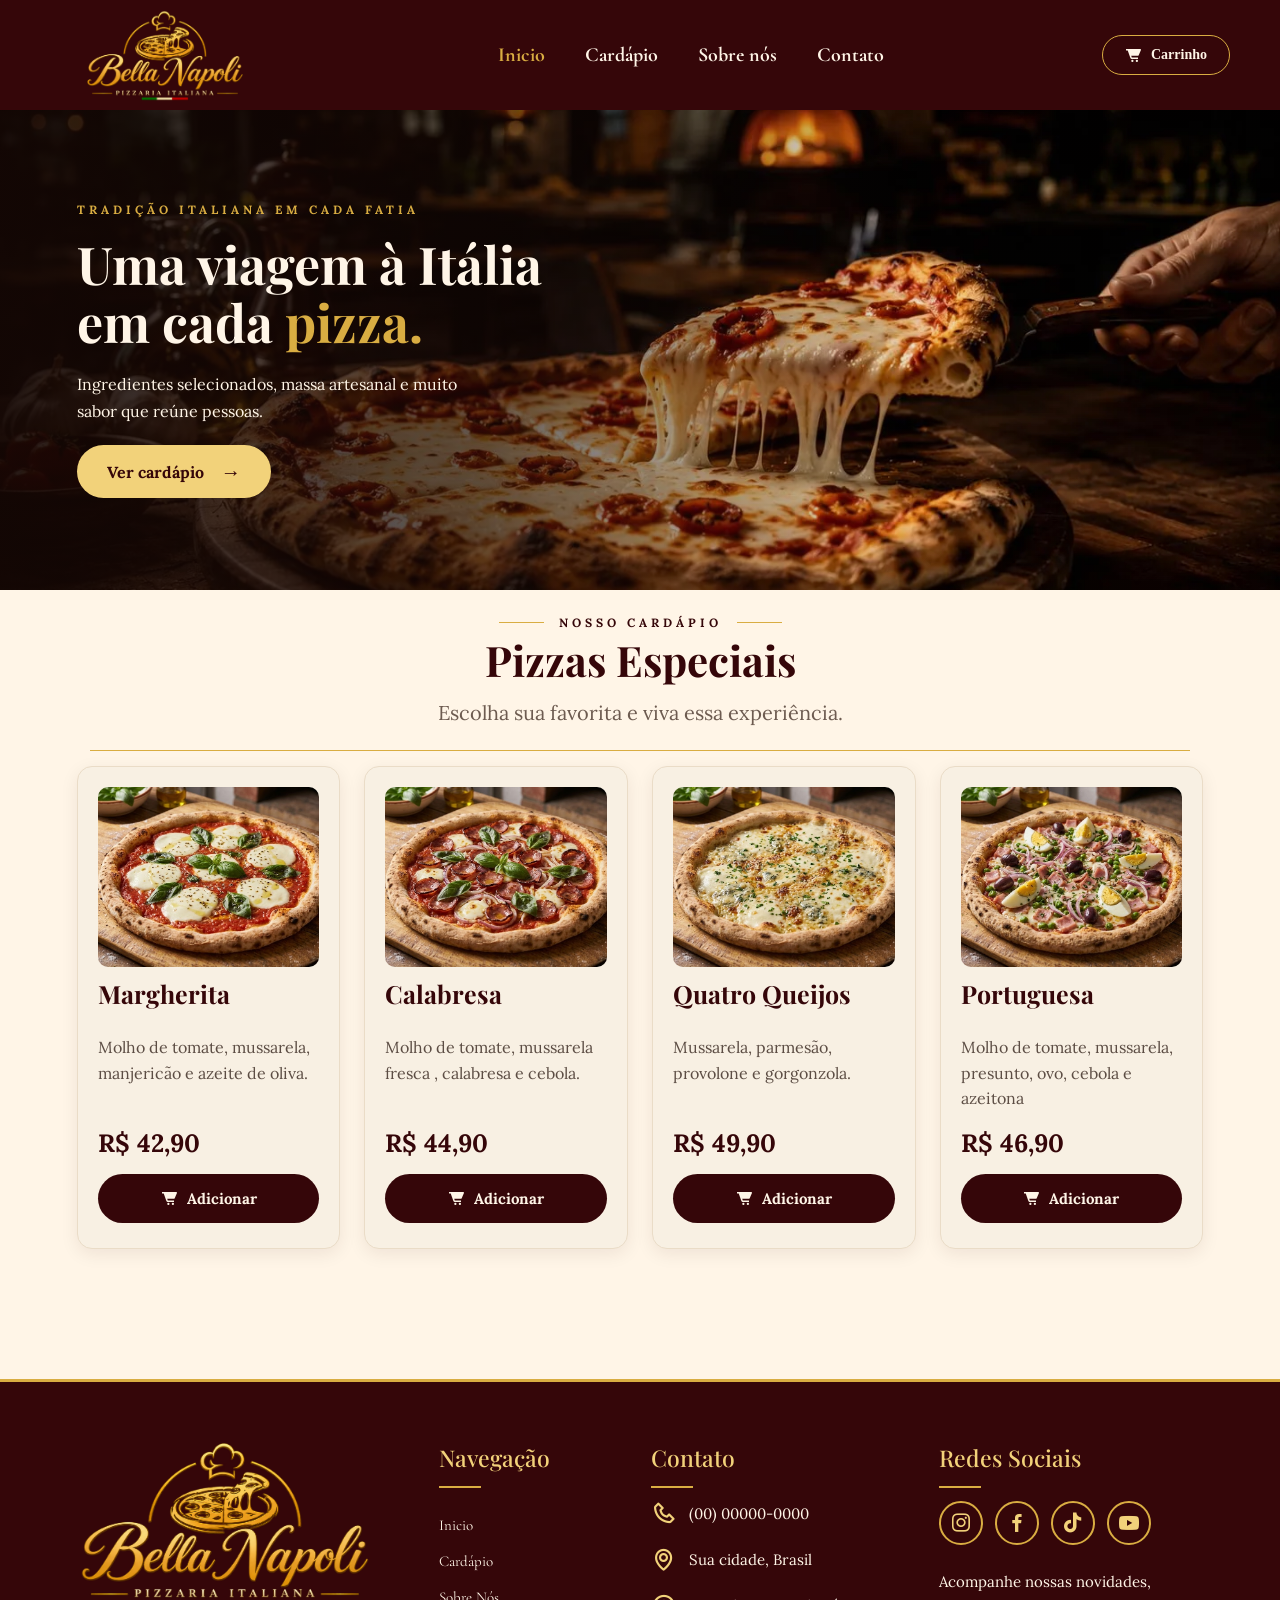
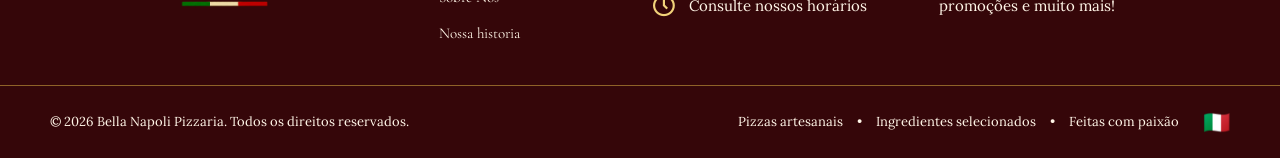
<file: index.html>
<!DOCTYPE html>
<html lang="pt-br">

<head>
    <meta charset="UTF-8">
    <meta name="viewport" content="width=device-width, initial-scale=1.0">
    <title>Bella Napoli | Pizzaria Italiana</title>
    <link rel="stylesheet" href="style.css">
    <link href="https://unpkg.com/boxicons@2.1.4/css/boxicons.min.css" rel="stylesheet">

    <link rel="preconnect" href="https://fonts.googleapis.com">
    <link rel="preconnect" href="https://fonts.gstatic.com" crossorigin>
    <link
        href="https://fonts.googleapis.com/css2?family=Playfair+Display:wght@400;500;600;700&family=Lora:wght@400;500;600;700&family=Cormorant+Garamond:wght@400;500;600;700&display=swap"
        rel="stylesheet">

</head>

<body>
    <header>
        <div class="logo">
            <a href="#">
                <img src="img/logo.png" alt="">
            </a>
        </div>


        <nav>
            <a href="index.html" class="ativo">Inicio</a>
            <a href="cardapio.html">Cardápio</a>
            <a href="sobrenos.html">Sobre nós</a>
            <a href="#contato">Contato</a>
        </nav>

        <button>
            <i class="bx bxs-cart-alt"></i>
            <a href="#">Carrinho</a>
        </button>

    </header>

    <main>

        <section class="hero">

            <div class="hero-conteudo ">

                <span class="hero-subtitulo">
                    TRADIÇÃO ITALIANA EM CADA FATIA
                </span>

                <h1>
                    Uma viagem à Itália <br>
                    em cada <span class="destaque">pizza.</span>

                </h1>

                <p>
                    Ingredientes selecionados, massa artesanal
                    e muito sabor que reúne pessoas.
                </p>

                <a href="cardapio.html" class="btn-cardapio">
                    Ver cardápio <span class="seta">→</span>
                </a>
            </div>

        </section>

        <section class="cardapio" id="cardapio">

            <div class="cardapio-conteudo">

                <span class="cardapio-subtitulo">
                    <span class="linha-dourada"></span>
                    NOSSO CARDÁPIO
                    <span class="linha-dourada"></span>
                </span>

                <h2>Pizzas <span>Especiais</span></h2>

                <p>Escolha sua favorita e viva essa experiência.</p>

            </div>

            <!-- CARDS DAS PIZZAS -->

            <div class="card-container">


                <div class="card">
                    <img src="img/Pizza de Margherita.jpg" alt="Pizza Margherita">
                    <h3>Margherita</h3>
                    <p>Molho de tomate, mussarela, manjericão e azeite de oliva.</p>
                    <span>R$ 42,90</span>
                    <button class="btn-adicionar"> <i class="bx bxs-cart-alt"></i>
                        Adicionar
                    </button>
                </div>
                <div class="card">
                    <img src="img/Pizza de Calabresa.jpg" alt="Pizza Calabresa">

                    <h3>Calabresa</h3>
                    <p>Molho de tomate, mussarela fresca , calabresa e cebola.</p>
                    <span>R$ 44,90</span>
                    <button class="btn-adicionar"> <i class="bx bxs-cart-alt"></i>
                        Adicionar
                    </button>
                </div>
                <div class="card">
                    <img src="img/Pizza 4 Queijos.jpg" alt="Pizza Quatro Queijos">

                    <h3>Quatro Queijos</h3>
                    <p>Mussarela, parmesão, provolone e gorgonzola.</p>
                    <span>R$ 49,90</span>
                    <button class="btn-adicionar"> <i class="bx bxs-cart-alt"></i>
                        Adicionar
                    </button>

                </div>
                <div class="card">
                    <img src="img/Pizza de portuguesa.jpg" alt="Pizza Portuguesa">

                    <h3>Portuguesa</h3>
                    <p>Molho de tomate, mussarela, presunto, ovo, cebola e azeitona</p>
                    <span>R$ 46,90</span>
                    <button class="btn-adicionar"> <i class="bx bxs-cart-alt"></i>
                        Adicionar
                    </button>
                </div>

            </div>

        </section>

    </main>

    <footer class="footer">

        <div class="conteudo-footer">

            <!-- LOGO -->
            <div class="logo-footer">
                <img src="img/logo.png" alt="Bella Napoli">
            </div>

            <!-- NAVEGAÇÃO -->
            <nav class="Navegacao-footer">
                <h2>Navegação</h2>
                <span>Inicio</span>
                <span>Cardápio</span>
                <span>Sobre Nós</span>
                <span>Nossa historia</span>
            </nav>

            <!-- CONTATO -->
            <div class="contato-footer" id="contato">
                <h2>Contato</h2>

                <a href="#">
                    <i class="bx bx-phone"></i>
                    <span>(00) 00000-0000</span>
                </a>

                <p>
                    <i class="bx bx-map"></i>
                    <span>Sua cidade, Brasil</span>
                </p>

                <p>
                    <i class="bx bx-time-five"></i>
                    <span>Consulte nossos horários</span>
                </p>
            </div>

            <!-- REDES SOCIAIS -->
            <div class="redes-footer">
                <h2>Redes Sociais</h2>

                <div class="icones-redes">
                    <a href="#" aria-label="Instagram">
                        <i class="bx bxl-instagram"></i>
                    </a>

                    <a href="#" aria-label="Facebook">
                        <i class="bx bxl-facebook"></i>
                    </a>

                    <a href="#" aria-label="TikTok">
                        <i class="bx bxl-tiktok"></i>
                    </a>

                    <a href="#" aria-label="YouTube">
                        <i class="bx bxl-youtube"></i>
                    </a>
                </div>

                <p>
                    Acompanhe nossas novidades,<br>
                    promoções e muito mais!
                </p>
            </div>

        </div>

        <!-- FAIXA INFERIOR -->
        <div class="rodape-final">
            <p>© 2026 Bella Napoli Pizzaria. Todos os direitos reservados.</p>

            <div class="rodape-detalhes">
                <span>Pizzas artesanais</span>
                <span>•</span>
                <span>Ingredientes selecionados</span>
                <span>•</span>
                <span>Feitas com paixão</span>
                <span class="bandeira-italia">🇮🇹</span>
            </div>
        </div>

    </footer>

</body>

</html>
</file>
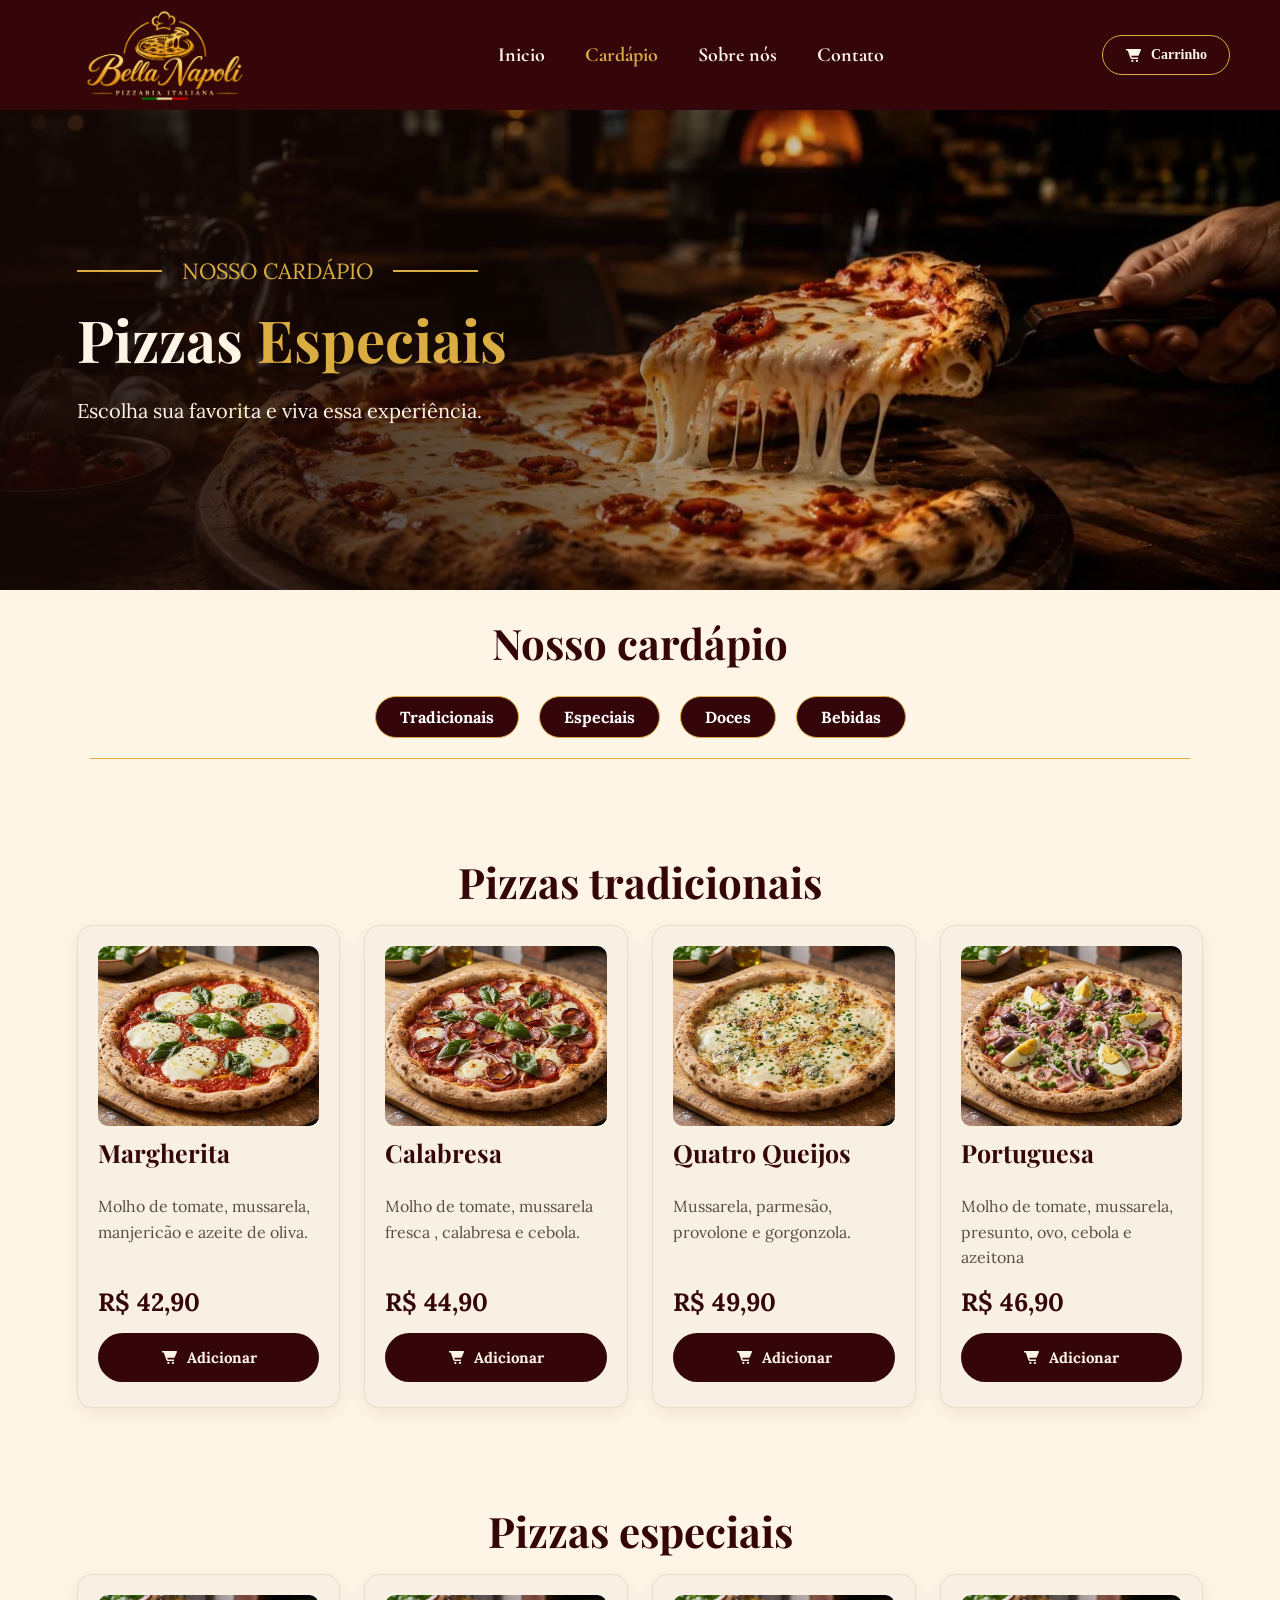
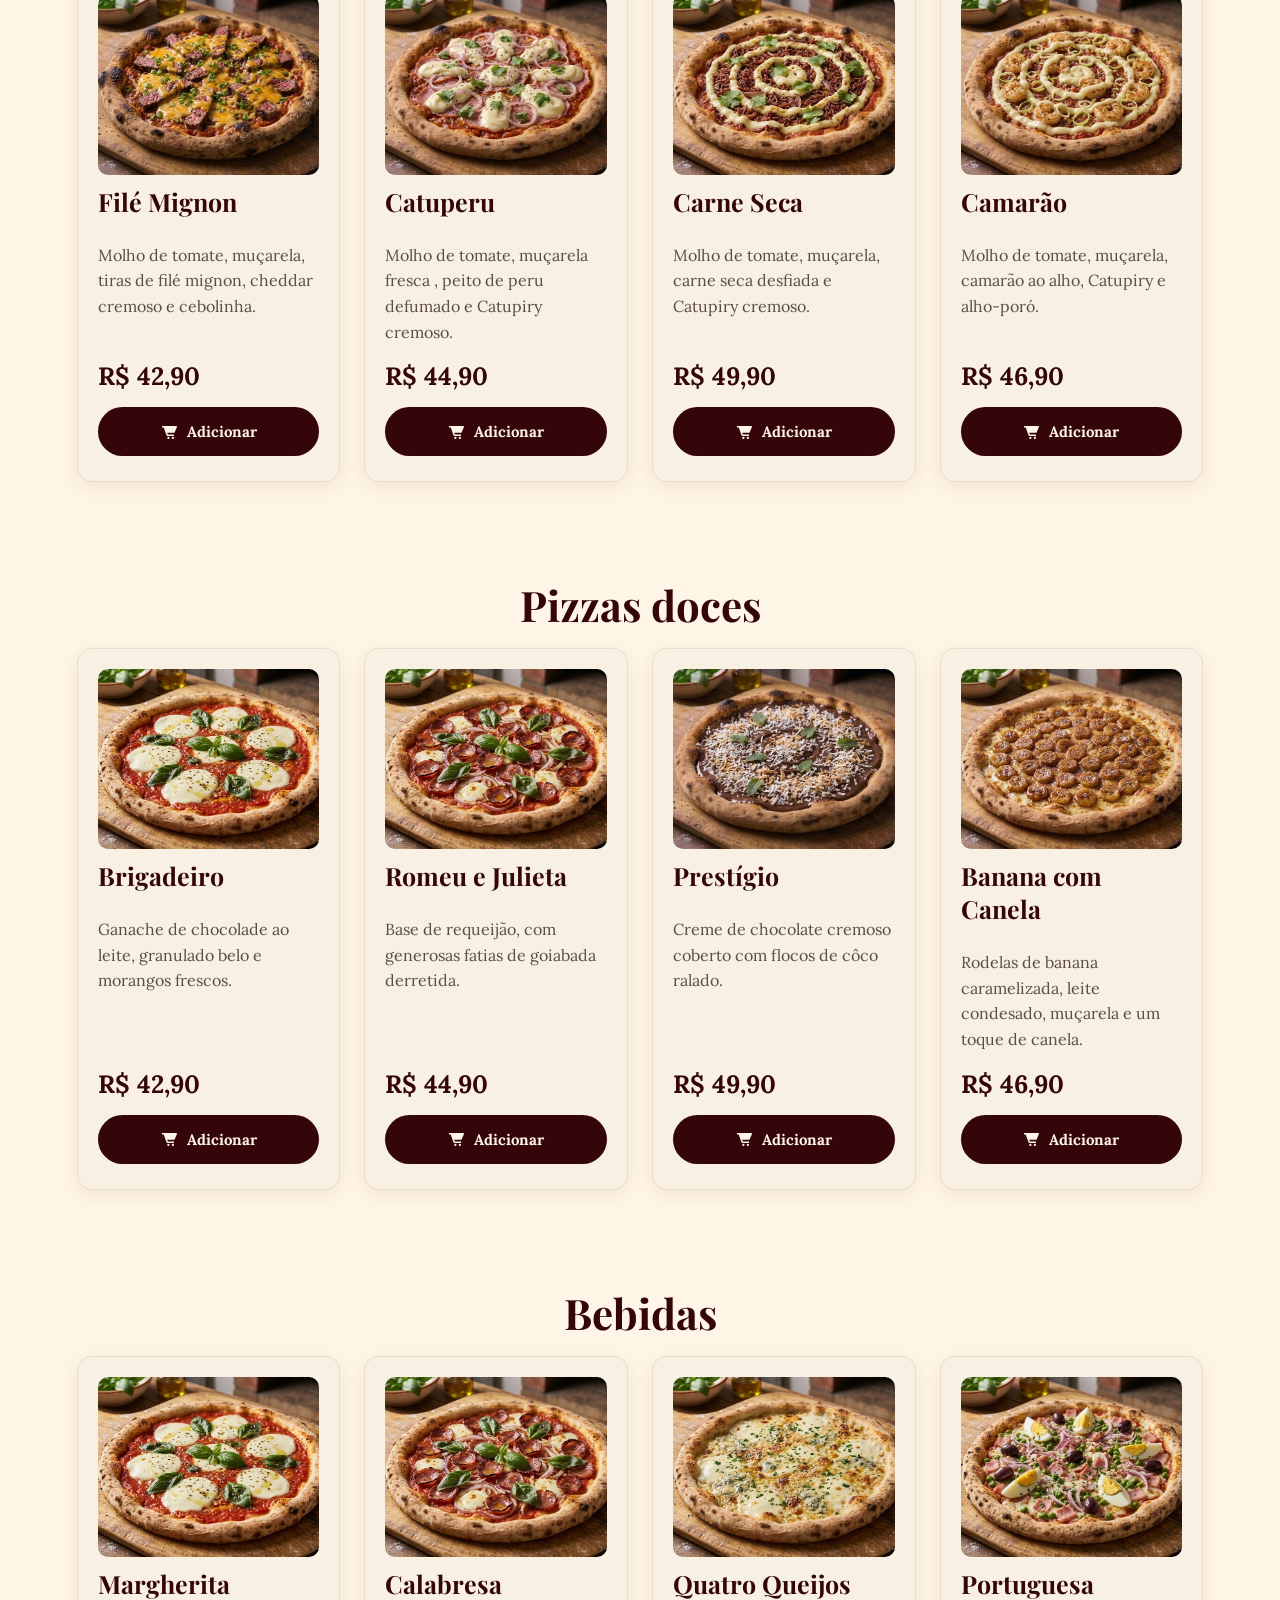
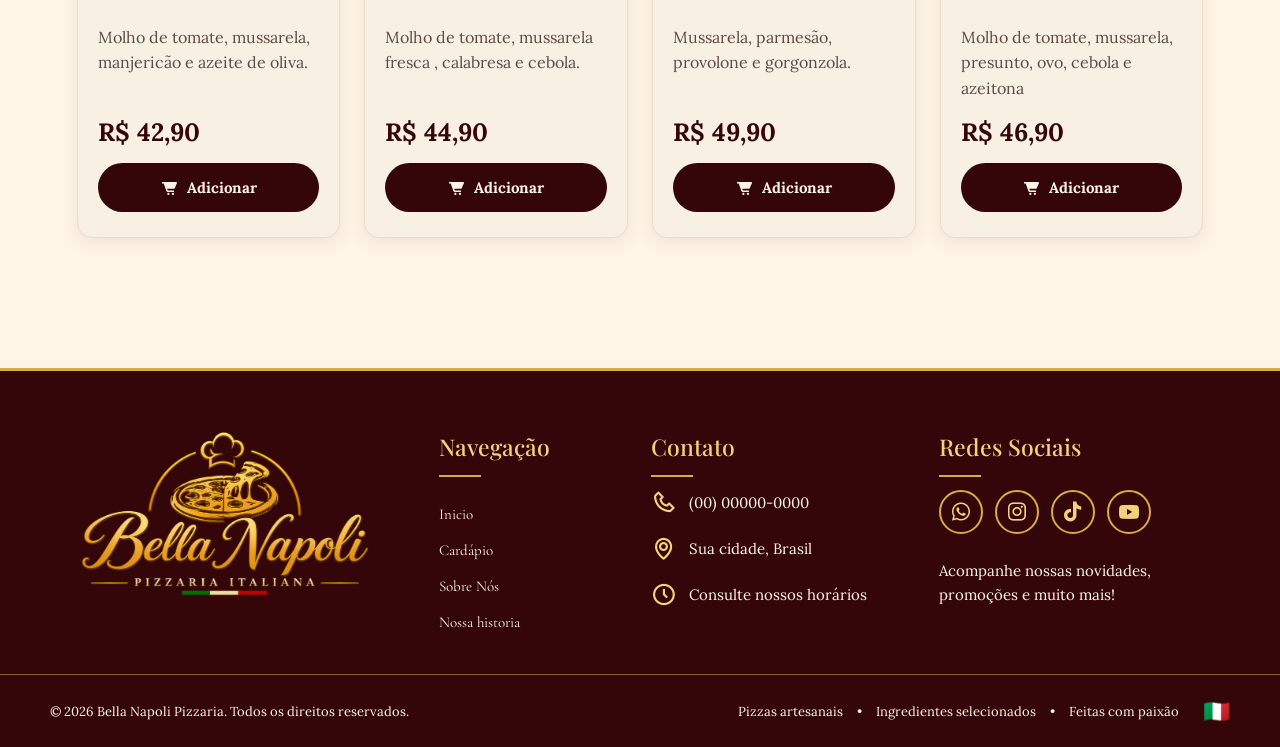
<file: cardapio.html>
<!DOCTYPE html>
<html lang="pt-br">

<head>
    <meta charset="UTF-8">
    <meta name="viewport" content="width=device-width, initial-scale=1.0">
    <title>Cardápio| Bella Napoli</title>
    <link rel="stylesheet" href="style.css">
    <link href="https://unpkg.com/boxicons@2.1.4/css/boxicons.min.css" rel="stylesheet">

    <link rel="preconnect" href="https://fonts.googleapis.com">
    <link rel="preconnect" href="https://fonts.gstatic.com" crossorigin>
    <link
        href="https://fonts.googleapis.com/css2?family=Playfair+Display:wght@400;500;600;700&family=Lora:wght@400;500;600;700&family=Cormorant+Garamond:wght@400;500;600;700&display=swap"
        rel="stylesheet">
</head>

<body>
    <header>
        <div class="logo">
            <a href="#">
                <img src="img/logo.png" alt="">
            </a>
        </div>


        <nav>
            <a href="index.html">Inicio</a>
            <a href="cardapio.html" class="ativo">Cardápio</a>
            <a href="sobrenos.html">Sobre nós</a>
            <a href="#contato">Contato</a>
        </nav>

        <button>
            <i class="bx bxs-cart-alt"></i>
            <a href="#">Carrinho</a>
        </button>

    </header>


    <main>

        <section class="banner-cardapio">
            <div class="conteudo-banner">
                <span>Nosso cardápio</span>

                <h1>Pizzas <strong>Especiais</strong></h1>

                <p>Escolha sua favorita e viva essa experiência.</p>
            </div>
        </section>

        <section class="cardapio" id="cardapio">

            <div class="cardapio-conteudo">
                <h2>Nosso cardápio</h2>
                <div class="categorias">
                    <a href="#Tradicionais">Tradicionais</a>
                    <a href="#Especiais">Especiais</a>
                    <a href="#Doces">Doces</a>
                    <a href="#Bebidas">Bebidas</a>
                </div>
            </div>

        </section>

        <section class="cardapio" id="Tradicionais">

            <h2>Pizzas tradicionais</h2>

            <!-- CARDS DAS PIZZAS -->

            <div class="card-container">


                <div class="card">
                    <img src="img/Pizza de Margherita.jpg" alt="Pizza Margherita">
                    <h3>Margherita</h3>
                    <p>Molho de tomate, mussarela, manjericão e azeite de oliva.</p>
                    <span>R$ 42,90</span>
                    <button class="btn-adicionar"> <i class="bx bxs-cart-alt"></i>
                        Adicionar
                    </button>
                </div>
                <div class="card">
                    <img src="img/Pizza de Calabresa.jpg" alt="Pizza Calabresa">

                    <h3>Calabresa</h3>
                    <p>Molho de tomate, mussarela fresca , calabresa e cebola.</p>
                    <span>R$ 44,90</span>
                    <button class="btn-adicionar"> <i class="bx bxs-cart-alt"></i>
                        Adicionar
                    </button>
                </div>
                <div class="card">
                    <img src="img/Pizza 4 Queijos.jpg" alt="Pizza Quatro Queijos">

                    <h3>Quatro Queijos</h3>
                    <p>Mussarela, parmesão, provolone e gorgonzola.</p>
                    <span>R$ 49,90</span>
                    <button class="btn-adicionar"> <i class="bx bxs-cart-alt"></i>
                        Adicionar
                    </button>

                </div>
                <div class="card">
                    <img src="img/Pizza de portuguesa.jpg" alt="Pizza Portuguesa">

                    <h3>Portuguesa</h3>
                    <p>Molho de tomate, mussarela, presunto, ovo, cebola e azeitona</p>
                    <span>R$ 46,90</span>
                    <button class="btn-adicionar"> <i class="bx bxs-cart-alt"></i>
                        Adicionar
                    </button>
                </div>

            </div>
        </section>


        <section class="cardapio" id="Especiais">

            <h2>Pizzas especiais</h2>

            <!-- CARDS DAS PIZZAS -->

            <div class="card-container">


                <div class="card">
                    <img src="img/Pizza de File mignon.jpg" alt="Pizza Filé Mignon">
                    <h3>Filé Mignon</h3>
                    <p>Molho de tomate, muçarela, tiras de filé mignon, cheddar cremoso e cebolinha.</p>
                    <span>R$ 42,90</span>
                    <button class="btn-adicionar"> <i class="bx bxs-cart-alt"></i>
                        Adicionar
                    </button>
                </div>
                <div class="card">
                    <img src="img/Pizza de Catuperu.jpg" alt="Pizza Catuperu">

                    <h3>Catuperu</h3>
                    <p>Molho de tomate, muçarela fresca , peito de peru defumado e Catupiry cremoso.</p>
                    <span>R$ 44,90</span>
                    <button class="btn-adicionar"> <i class="bx bxs-cart-alt"></i>
                        Adicionar
                    </button>
                </div>
                <div class="card">
                    <img src="img/Pizza de Carne seca.jpg" alt="Pizza Carne Seca">

                    <h3>Carne Seca</h3>
                    <p>Molho de tomate, muçarela, carne seca desfiada e Catupiry cremoso.</p>
                    <span>R$ 49,90</span>
                    <button class="btn-adicionar"> <i class="bx bxs-cart-alt"></i>
                        Adicionar
                    </button>

                </div>
                <div class="card">
                    <img src="img/Pizza Camarão.jpg" alt="Pizza Camarão">

                    <h3>Camarão</h3>
                    <p>Molho de tomate, muçarela, camarão ao alho, Catupiry e alho-poró.</p>
                    <span>R$ 46,90</span>
                    <button class="btn-adicionar"> <i class="bx bxs-cart-alt"></i>
                        Adicionar
                    </button>
                </div>

            </div>
        </section>

        <section class="cardapio" id="Doces">

            <h2>Pizzas doces</h2>

            <!-- CARDS DAS PIZZAS -->

            <div class="card-container">


                <div class="card">
                    <img src="img/Pizza de Margherita.jpg" alt="Pizza Margherita">
                    <h3>Brigadeiro</h3>
                    <p>Ganache de chocolade ao leite, granulado belo e morangos frescos.</p>
                    <span>R$ 42,90</span>
                    <button class="btn-adicionar"> <i class="bx bxs-cart-alt"></i>
                        Adicionar
                    </button>
                </div>
                <div class="card">
                    <img src="img/Pizza de Calabresa.jpg" alt="Pizza Calabresa">

                    <h3>Romeu e Julieta</h3>
                    <p>Base de requeijão, com generosas fatias de goiabada derretida.</p>
                    <span>R$ 44,90</span>
                    <button class="btn-adicionar"> <i class="bx bxs-cart-alt"></i>
                        Adicionar
                    </button>
                </div>
                <div class="card">
                    <img src="img/Pizza de Prestigio.jpg" alt="Pizza Prestígio">

                    <h3>Prestígio</h3>
                    <p>Creme de chocolate cremoso coberto com flocos de côco ralado.</p>
                    <span>R$ 49,90</span>
                    <button class="btn-adicionar"> <i class="bx bxs-cart-alt"></i>
                        Adicionar
                    </button>

                </div>
                <div class="card">
                    <img src="img/Pizza de Banana e Canela.jfif" alt="Pizza Banana e Canela">

                    <h3>Banana com Canela</h3>
                    <p>Rodelas de banana caramelizada, leite condesado, muçarela e um toque de canela.</p>
                    <span>R$ 46,90</span>
                    <button class="btn-adicionar"> <i class="bx bxs-cart-alt"></i>
                        Adicionar
                    </button>
                </div>

            </div>
        </section>

        <section class="cardapio" id="Bebidas">

            <h2>Bebidas</h2>

            <!-- CARDS DAS PIZZAS -->

            <div class="card-container">


                <div class="card">
                    <img src="img/Pizza de Margherita.jpg" alt="Pizza Margherita">
                    <h3>Margherita</h3>
                    <p>Molho de tomate, mussarela, manjericão e azeite de oliva.</p>
                    <span>R$ 42,90</span>
                    <button class="btn-adicionar"> <i class="bx bxs-cart-alt"></i>
                        Adicionar
                    </button>
                </div>
                <div class="card">
                    <img src="img/Pizza de Calabresa.jpg" alt="Pizza Calabresa">

                    <h3>Calabresa</h3>
                    <p>Molho de tomate, mussarela fresca , calabresa e cebola.</p>
                    <span>R$ 44,90</span>
                    <button class="btn-adicionar"> <i class="bx bxs-cart-alt"></i>
                        Adicionar
                    </button>
                </div>
                <div class="card">
                    <img src="img/Pizza 4 Queijos.jpg" alt="Pizza Quatro Queijos">

                    <h3>Quatro Queijos</h3>
                    <p>Mussarela, parmesão, provolone e gorgonzola.</p>
                    <span>R$ 49,90</span>
                    <button class="btn-adicionar"> <i class="bx bxs-cart-alt"></i>
                        Adicionar
                    </button>

                </div>
                <div class="card">
                    <img src="img/Pizza de portuguesa.jpg" alt="Pizza Portuguesa">

                    <h3>Portuguesa</h3>
                    <p>Molho de tomate, mussarela, presunto, ovo, cebola e azeitona</p>
                    <span>R$ 46,90</span>
                    <button class="btn-adicionar"> <i class="bx bxs-cart-alt"></i>
                        Adicionar
                    </button>
                </div>

            </div>
        </section>



    </main>

    <footer class="footer">

        <div class="conteudo-footer">

            <!-- LOGO -->
            <div class="logo-footer">
                <img src="img/logo.png" alt="Bella Napoli">
            </div>

            <!-- NAVEGAÇÃO -->
            <nav class="Navegacao-footer">
                <h2>Navegação</h2>
                <span>Inicio</span>
                <span>Cardápio</span>
                <span>Sobre Nós</span>
                <span>Nossa historia</span>
            </nav>

            <!-- CONTATO -->
            <div class="contato-footer" id="contato">
                <h2>Contato</h2>

                <a href="#">
                    <i class="bx bx-phone"></i>
                    <span>(00) 00000-0000</span>
                </a>

                <p>
                    <i class="bx bx-map"></i>
                    <span>Sua cidade, Brasil</span>
                </p>

                <p>
                    <i class="bx bx-time-five"></i>
                    <span>Consulte nossos horários</span>
                </p>
            </div>

            <!-- REDES SOCIAIS -->
            <div class="redes-footer">
                <h2>Redes Sociais</h2>

                <div class="icones-redes">
                    <a href="#" aria-label="Whatsapp">
                        <i class="bx bxl-whatsapp"></i>
                    </a>

                    <a href="#" aria-label="Instagram">
                        <i class="bx bxl-instagram"></i>
                    </a>

                    <a href="#" aria-label="TikTok">
                        <i class="bx bxl-tiktok"></i>
                    </a>

                    <a href="#" aria-label="YouTube">
                        <i class="bx bxl-youtube"></i>
                    </a>
                </div>

                <p>
                    Acompanhe nossas novidades,<br>
                    promoções e muito mais!
                </p>
            </div>

        </div>

        <!-- FAIXA INFERIOR -->
        <div class="rodape-final">
            <p>© 2026 Bella Napoli Pizzaria. Todos os direitos reservados.</p>

            <div class="rodape-detalhes">
                <span>Pizzas artesanais</span>
                <span>•</span>
                <span>Ingredientes selecionados</span>
                <span>•</span>
                <span>Feitas com paixão</span>
                <span class="bandeira-italia">🇮🇹</span>
            </div>
        </div>

    </footer>

</body>

</html>
</file>
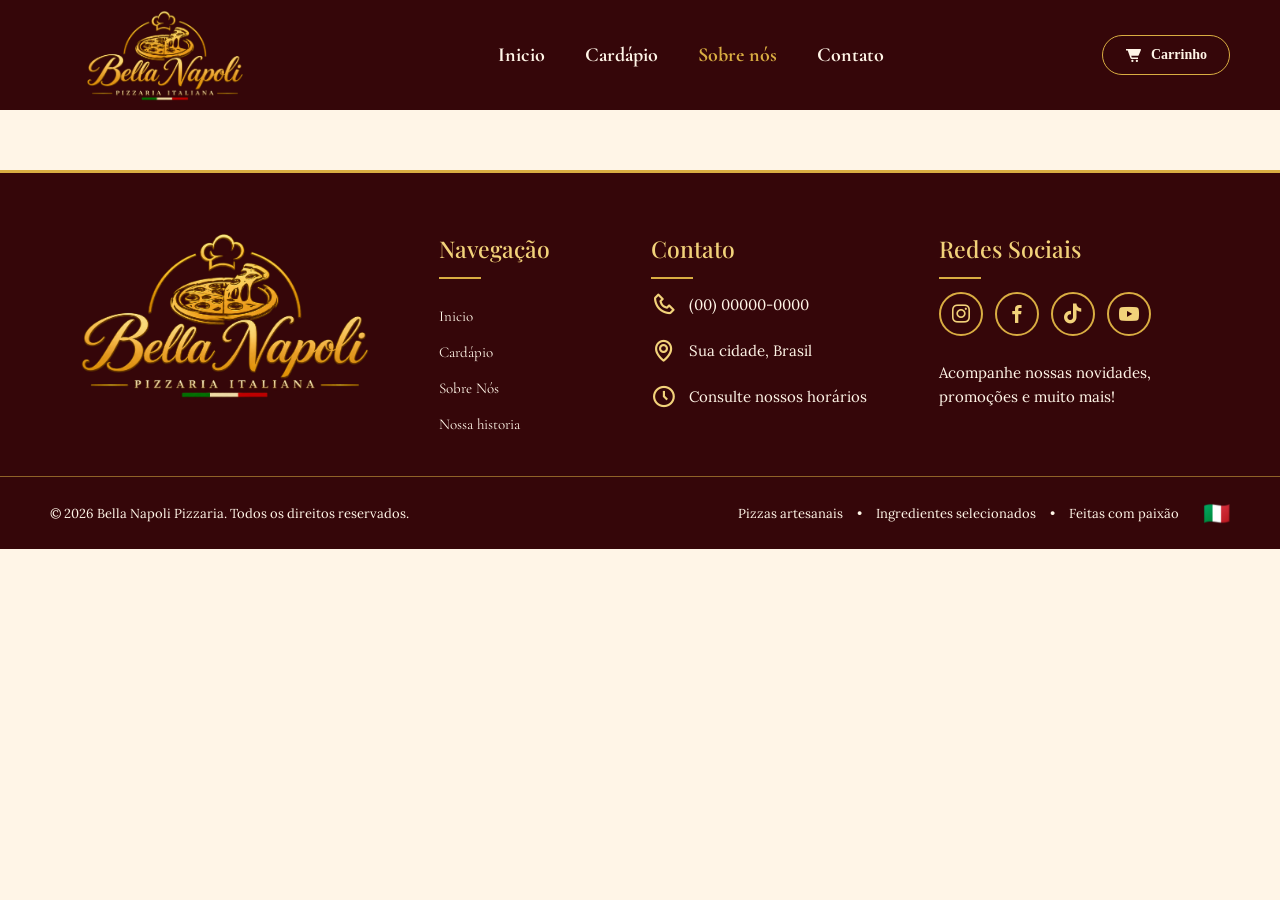
<file: sobrenos.html>
<!DOCTYPE html>
<html lang="pt-br">

<head>
    <meta charset="UTF-8">
    <meta name="viewport" content="width=device-width, initial-scale=1.0">
    <title>Sobre Nós | Bella Napoli </title>
    <link rel="stylesheet" href="style.css">
    <link href="https://unpkg.com/boxicons@2.1.4/css/boxicons.min.css" rel="stylesheet">

    <link rel="preconnect" href="https://fonts.googleapis.com">
    <link rel="preconnect" href="https://fonts.gstatic.com" crossorigin>
    <link
        href="https://fonts.googleapis.com/css2?family=Playfair+Display:wght@400;500;600;700&family=Lora:wght@400;500;600;700&family=Cormorant+Garamond:wght@400;500;600;700&display=swap"
        rel="stylesheet">
</head>

<body>
    <header>
        <div class="logo">
            <a href="#">
                <img src="img/logo.png" alt="">
            </a>
        </div>


        <nav>
            <a href="index.html">Inicio</a>
            <a href="cardapio.html">Cardápio</a>
            <a href="#" class="ativo">Sobre nós</a>
            <a href="#">Contato</a>
        </nav>

        <button>
            <i class="bx bxs-cart-alt"></i>
            <a href="#">Carrinho</a>
        </button>

    </header>









    <footer class="footer">

        <div class="conteudo-footer">

            <!-- LOGO -->
            <div class="logo-footer">
                <img src="img/logo.png" alt="Bella Napoli">
            </div>

            <!-- NAVEGAÇÃO -->
            <nav class="Navegacao-footer">
                <h2>Navegação</h2>
                <span>Inicio</span>
                <span>Cardápio</span>
                <span>Sobre Nós</span>
                <span>Nossa historia</span>
            </nav>

            <!-- CONTATO -->
            <div class="contato-footer" id="contato">
                <h2>Contato</h2>

                <a href="#">
                    <i class="bx bx-phone"></i>
                    <span>(00) 00000-0000</span>
                </a>

                <p>
                    <i class="bx bx-map"></i>
                    <span>Sua cidade, Brasil</span>
                </p>

                <p>
                    <i class="bx bx-time-five"></i>
                    <span>Consulte nossos horários</span>
                </p>
            </div>

            <!-- REDES SOCIAIS -->
            <div class="redes-footer">
                <h2>Redes Sociais</h2>

                <div class="icones-redes">
                    <a href="#" aria-label="Instagram">
                        <i class="bx bxl-instagram"></i>
                    </a>

                    <a href="#" aria-label="Facebook">
                        <i class="bx bxl-facebook"></i>
                    </a>

                    <a href="#" aria-label="TikTok">
                        <i class="bx bxl-tiktok"></i>
                    </a>

                    <a href="#" aria-label="YouTube">
                        <i class="bx bxl-youtube"></i>
                    </a>
                </div>

                <p>
                    Acompanhe nossas novidades,<br>
                    promoções e muito mais!
                </p>
            </div>

        </div>

        <!-- FAIXA INFERIOR -->
        <div class="rodape-final">
            <p>© 2026 Bella Napoli Pizzaria. Todos os direitos reservados.</p>

            <div class="rodape-detalhes">
                <span>Pizzas artesanais</span>
                <span>•</span>
                <span>Ingredientes selecionados</span>
                <span>•</span>
                <span>Feitas com paixão</span>
                <span class="bandeira-italia">🇮🇹</span>
            </div>
        </div>

    </footer>

</body>

</html>
</file>
<file: style.css>
*,
*::before,
*::after {
    box-sizing: border-box;
}

html,
body {
    margin: 0;
    width: 100%;
    min-width: 0;
}

body {
    background-color: #fff5e7;
    margin: 0;
    overflow-x: clip;
}

html {
    overflow-y: scroll;
}

/* CABEÇALHO */
header {
    background-color: #350609;
    width: 100%;
    min-height: 110px;
    display: grid;
    grid-template-columns: auto 1fr auto;
    justify-content: space-between;
    align-items: center;
    padding: 0 50px;
    position: relative;
}

header nav {
    display: flex;
    justify-self: center;
    gap: 40px;
    align-items: center;
    font-size: 14px;
    font-family: Georgia, 'Times New Roman', Times, serif;
    font-weight: bold;
}

header nav a {
    color: #fff5e7;
    text-decoration: none;
    position: relative;
    transition: color 0.3s ease;
    font-size: 20px;
    font-family: 'Cormorant Garamond', serif;

}

header nav a:hover {
    color: #d9ad42;
}

header nav a::after {
    content: "";
    position: absolute;
    left: 0;
    bottom: -20px;
    width: 100%;
    height: 3px;
    background-color: #d9ad42;
    transform: scaleX(0);
    transition: transform 0.3s ease;
}

header nav a:hover::after {
    transform: scaleX(1);
}

.logo a {
    color: #fff5e7;
    font-size: 24px;
    font-weight: bold;
    display: flex;
    justify-content: space-between;
    text-decoration: none;
}

.logo img {
    width: 230px;
    height: auto;
    max-height: 95px;
    object-fit: contain;
    display: block;
}

button {
    background-color: #350609;
    border: 1px solid #d9ad42;
    border-radius: 30px;
    padding: 10px 22px;
    display: flex;
    align-items: center;
    gap: 8px;
    font-family: 'Lora', serif;
}

button a {
    color: #fff5e7;
    text-decoration: none;
    font-family: Georgia, 'Times New Roman', Times, serif;
    font-size: 14px;
    font-weight: 700;
}

.bxs-cart-alt {
    font-size: 18px;
    color: #fff5e7;
}

/* BANNER PRINCIPAL */
.hero {
    min-height: 480px;
    background-image:
        linear-gradient(90deg,
            rgba(20, 7, 4, 0.92) 0%,
            rgba(20, 7, 4, 0.65) 38%,
            rgba(20, 7, 4, 0.05) 72%),
        url("img/baner.webp");
    background-size: cover;
    background-position: center;
    background-repeat: no-repeat;
    display: flex;
    align-items: center;
    padding: 40px 6%;
}

.hero-subtitulo {
    display: block;
    color: #d9ad42;
    font-family: 'Lora', serif;
    font-size: 12px;
    font-weight: bold;
    letter-spacing: 4px;
    margin-bottom: 18px;
}

.hero h1 {
    color: #fff5e7;
    font-family: 'Playfair Display', serif;
    font-size: 52px;
    line-height: 1.12;
    margin: 0 0 20px;
}

.hero .destaque {
    color: #d9ad42;
}

.hero p {
    color: #fff5e7;
    max-width: 420px;
    font-family: 'Lora', serif;
    font-size: 16px;
    line-height: 1.7;
    margin-bottom: 20px;
}

.btn-cardapio {
    display: inline-flex;
    align-items: center;
    justify-content: center;
    gap: 5px;
    background-color: #f2d27a;
    color: #350609;
    padding: 14px 30px;
    border-radius: 30px;
    text-decoration: none;
    font-family: 'Lora', serif;
    font-weight: bold;
    transition: 0.3s ease;
}

.btn-cardapio span {
    margin-left: 12px;
    font-size: 18px;
}

.btn-cardapio .seta {
    margin-left: 12px;
    font-size: 20px;
    font-weight: 600;
    display: inline-block;
}

.btn-cardapio:hover {
    background-color: #fff5e7;
    transform: translateY(-2px);
}

/* SEÇÃO DO CARDÁPIO */
.cardapio {
    background-color: #fff5e7;
    padding: 25px 6% 70px;
    text-align: center;
}

.cardapio-conteudo {
    max-width: 800px;
    margin: 0 auto;
}

.cardapio-subtitulo {
    color: #350609;
    font-family: 'Lora', serif;
    font-size: 12px;
    font-weight: bold;
    letter-spacing: 4px;
    margin-bottom: 2px;
    display: flex;
    align-items: center;
    justify-content: center;
    gap: 15px;
}

nav a.ativo {
    color: #d9ad42;
}

.cardapio h2 {
    color: #350609;
    font-family: 'Playfair Display', serif;
    font-size: 42px;
    margin: 0 0 8px;
}

.cardapio h2 span {
    color: #350609;
}

.cardapio p {
    color: #6d5b50;
    font-size: 20px;
    font-family: 'Lora', serif;
    line-height: 1.7;
    margin: 0;
}

.linha-dourada {
    background-color: #d9ad42;
    width: 45px;
    height: 1px;
}

/* ORGANIZAÇÃO DOS CARDS */
.card-container {
    display: grid;
    grid-template-columns: repeat(4, minmax(0, 1fr));
    justify-content: center;
    align-items: stretch;
    gap: 24px;
    width: 100%;
    max-width: 1200px;
    margin: 15px auto 0;
}

/* CARD INDIVIDUAL */
.card {
    background-color: #f8f0e3;
    width: 100%;
    min-width: 0;
    max-width: none;
    padding: 20px;
    border: 1px solid #eadcc7;
    border-radius: 15px;
    overflow: hidden;
    box-shadow: 0 5px 18px rgba(53, 6, 9, 0.08);
    transition: transform 0.3s ease, box-shadow 0.3s ease;
    text-align: left;
    display: flex;
    flex-direction: column;
}

.card:hover {
    transform: translateY(-5px);
    box-shadow: 0 10px 25px rgba(53, 6, 9, 0.15);
}

.card img {
    width: 100%;
    height: 180px;
    object-fit: cover;
    object-position: center;
    display: block;
    border-radius: 10px;
}

.card h3 {
    color: #350609;
    font-family: 'Playfair Display', serif;
    font-size: 25px;
    margin-top: 10px;
}

.card p {
    color: #5c4d44;
    font-family: 'Lora', serif;
    font-size: 16px;
    line-height: 1.6;
    margin: 0 0 15px;
    flex-grow: 1;
}

.card span {
    display: block;
    color: #350609;
    font-family: 'Lora', serif;
    font-weight: bold;
    font-size: 25px;
    margin-bottom: 15px;
}

.btn-adicionar {
    display: flex;
    align-items: center;
    justify-content: center;
    gap: 8px;
    width: 100%;
    margin: auto 0 5px;
    background-color: #350609;
    color: #fff5e7;
    border: none;
    border-radius: 25px;
    padding: 15px 12px;
    font-family: 'Lora', serif;
    font-size: 15px;
    font-weight: bold;
    cursor: pointer;
    transition: 0.3s ease;
}

.btn-adicionar i {
    font-size: 18px;
    color: #fff5e7;
    flex-shrink: 0;
}

.btn-adicionar:hover {
    background-color: #5a1015;
    transform: translateY(-2px);
}

/* NOTEBOOKS E TELAS MÉDIAS */
@media (max-width: 1024px) {
    header {
        padding: 0 25px;
    }

    header nav {
        gap: 20px;
    }

    .hero h1 {
        font-size: 44px;
    }

    .card-container {
        grid-template-columns: repeat(2, minmax(0, 1fr));
        gap: 24px;
    }

    .card {
        max-width: 320px;
        justify-self: center;
    }
}

/* TABLETS E CELULARES */
@media (max-width: 768px) {
    header {
        min-height: 100px;
        padding: 15px;
        gap: 15px;
        grid-template-columns: minmax(0, 1fr) auto;
        align-items: center;
    }

    header .logo {
        grid-column: 1;
        grid-row: 1;
        min-width: 0;
    }

    .logo img {
        width: 140px;
        max-width: 100%;
        max-height: 70px;
    }

    header button {
        grid-column: 2;
        grid-row: 1;
        justify-self: end;
        white-space: nowrap;
        flex-shrink: 0;
        padding: 7px 10px;
        gap: 5px;
    }

    header button a {
        white-space: nowrap;
        font-size: 12px;
    }

    header .bxs-cart-alt {
        font-size: 16px;
        flex-shrink: 0;
    }

    header nav {
        position: static;
        transform: none;
        width: 100%;
        grid-column: 1 / -1;
        grid-row: 2;
        justify-self: center;
        justify-content: center;
        flex-wrap: wrap;
        gap: 22px;
        row-gap: 14px;
    }

    header nav a {
        font-size: 16px;
        white-space: nowrap;
    }

    header nav a::after {
        bottom: -6px;
    }

    .hero {
        min-height: 420px;
        padding: 35px 24px;
        background-position: center;
    }

    .hero-conteudo {
        max-width: 100%;
    }

    .hero h1 {
        font-size: 36px;
    }

    .hero p {
        font-size: 15px;
        line-height: 1.6;
    }

    .hero-subtitulo {
        font-size: 10px;
        letter-spacing: 2px;
    }

    .cardapio {
        padding: 30px 5% 50px;
    }

    .cardapio h2 {
        font-size: 34px;
    }

    .cardapio p {
        font-size: 16px;
    }

    /* DOIS CARDS POR LINHA */
    .card-container {
        grid-template-columns: repeat(2, minmax(0, 1fr));
        column-gap: 8px;
        row-gap: 20px;
    }

    .card {
        width: 100%;
        max-width: none;
        padding: 14px;
    }

    .card img {
        height: 200px;
    }

    .card h3 {
        font-size: 23px;
    }

    .card p {
        font-size: 16px;
    }

    .card span {
        font-size: 23px;
    }

    .btn-adicionar {
        font-size: 15px;
        padding: 14px 12px;
    }

    .banner-cardapio {
        min-height: 380px;
        padding: 30px 24px;
    }

    .conteudo-banner span {
        font-size: 13px;
        gap: 10px;
    }

    .conteudo-banner span::before,
    .conteudo-banner span::after {
        width: 30px;
    }

    .conteudo-banner h1 {
        font-size: 36px;
    }

    .conteudo-banner p {
        font-size: 15px;
        line-height: 1.6;
    }
}

/* CELULARES: UM CARD POR LINHA */
@media (max-width: 600px) {
    .card-container {
        grid-template-columns: minmax(0, 340px);
        justify-content: center;
        gap: 20px;
    }

    .card {
        width: 100%;
        max-width: 310px;
        padding: 16px;
    }

    .card img {
        height: 200px;
    }
}

/* CELULARES ESTREITOS */
@media (max-width: 375px) {
    header {
        padding: 12px 10px;
        column-gap: 6px;
    }

    .logo img {
        width: 115px;
    }

    header button {
        padding: 6px 8px;
        gap: 4px;
    }

    header button a {
        font-size: 11px;
    }

    header nav {
        gap: 15px;
    }

    header nav a {
        font-size: 15px;
    }

    .hero h1 {
        font-size: 30px;
    }

    .card img {
        height: 170px;
    }

    .card-container {
        grid-template-columns: minmax(0, 300px);
        justify-content: center;
        padding: 0;
    }

    .card {
        width: 100%;
        max-width: 250px;
        padding: 14px;
        justify-self: center;
    }
}

/* FOOTER */
.footer {
    background: #350609;
    color: #fff5e7;
    border-top: 3px solid #d9ad42;
    margin-top: 60px;
    font-family: 'Lora', serif;
}

.conteudo-footer {
    display: grid;
    grid-template-columns: 1.4fr 0.7fr 1fr 1.15fr 0.45fr;
    gap: 35px;
    align-items: start;
    padding: 55px 50px 40px;
}

/* LOGO */
.logo-footer img {
    width: 100%;
    max-width: 350px;
    display: block;
}

.logo-footer p {
    text-align: center;
    font-size: 17px;
    line-height: 1.6;
    margin-top: 25px;
}

/* TÍTULOS */
.footer h2 {
    color: #f2d27a;
    font-family: 'Playfair Display', serif;
    font-size: 23px;
    font-weight: 500;
    margin: 5px 0 28px;
    position: relative;
}

.footer h2::after {
    content: "";
    position: absolute;
    left: 0;
    bottom: -15px;
    width: 42px;
    height: 2px;
    background: #d9ad42;
}

/* NAVEGAÇÃO */
.Navegacao-footer {
    display: flex;
    flex-direction: column;
    align-items: flex-start;
    gap: 12px;
}

.Navegacao-footer span {
    margin: 0;
    font-family: 'Cormorant Garamond', serif;
    display: flex;
    align-items: center;
    gap: 12px;
    color: #fff5e7;
    font-size: 15px;
    line-height: 1.6;
    text-decoration: none;
    margin: 0;

}

.Navegacao-footer a:hover {
    color: #f2d27a;
}

/* CONTATO */
.contato-footer>a,
.contato-footer>p {
    display: flex;
    align-items: center;
    gap: 12px;
    color: #fff5e7;
    font-size: 15px;
    line-height: 1.6;
    text-decoration: none;
    margin: 0 0 20px;
}

.contato-footer i {
    color: #f2d27a;
    font-size: 26px;
    flex-shrink: 0;
}

/* REDES SOCIAIS */
.icones-redes {
    display: flex;
    flex-wrap: wrap;
    gap: 12px;
    margin: 5px 0 25px;
}

.icones-redes a {
    width: 44px;
    height: 44px;
    border: 2px solid #d9ad42;
    border-radius: 50%;
    display: flex;
    align-items: center;
    justify-content: center;
    color: #f2d27a;
    font-size: 24px;
    text-decoration: none;
    transition: 0.3s;
}

.icones-redes a:hover {
    background: #d9ad42;
    color: #350609;
    transform: translateY(-3px);
}

.redes-footer>p {
    font-size: 15px;
    line-height: 1.6;
}


/* FAIXA INFERIOR */
.rodape-final {
    border-top: 1px solid rgba(217, 173, 66, 0.55);
    padding: 22px 50px;
    display: flex;
    align-items: center;
    justify-content: space-between;
    gap: 20px;
    font-size: 13px;
}

.rodape-final p {
    margin: 0;
}

.rodape-detalhes {
    display: flex;
    align-items: center;
    gap: 14px;
    flex-wrap: wrap;
}

.bandeira-italia {
    font-size: 22px;
    margin-left: 10px;
}

/* TABLET */
@media (max-width: 1024px) {
    .conteudo-footer {
        grid-template-columns: repeat(2, minmax(0, 1fr));
        gap: 40px 30px;
        padding: 45px 30px;
    }

    .logo-footer img {
        max-width: 280px;
    }

    .rodape-final {
        padding: 22px 30px;
    }
}

/* CELULAR */
@media (max-width: 500px) {
    .conteudo-footer {
        grid-template-columns: minmax(0, 1fr);
        gap: 35px;
        padding: 40px 25px;
        width: 100%;
    }

    .conteudo-footer>* {
        min-width: 0;
    }

    .footer {
        width: 100%;
        overflow-x: clip;
    }

    .logo-footer img {
        max-width: 260px;
        margin: 0 auto;
    }

    .logo-footer p {
        font-size: 15px;
    }

    .footer h2 {
        font-size: 22px;
    }

    .rodape-final {
        flex-direction: column;
        text-align: center;
        padding: 22px 20px;
        gap: 15px;
    }

    .rodape-detalhes {
        justify-content: center;
        gap: 8px;
    }
}

/* BANNER CARDÁPIO */

.banner-cardapio {
    min-height: 480px;
    background-image:
        linear-gradient(90deg,
            rgba(20, 7, 4, 0.92) 0%,
            rgba(20, 7, 4, 0.65) 38%,
            rgba(20, 7, 4, 0.05) 72%),
        url("img/baner.webp");

    background-size: cover;
    background-position: center;
    background-repeat: no-repeat;

    display: flex;
    align-items: center;
    padding: 40px 6%;
    width: 100%;
    max-width: 100%;
}

.conteudo-banner span {
    color: #d9ad42;
    font-family: 'Lora', serif;
    text-transform: uppercase;
    display: flex;
    align-items: center;
    justify-content: center;
    gap: 20px;
    width: fit-content;
    white-space: nowrap;
    font-size: 22px;
}

.conteudo-banner span::before,
.conteudo-banner span::after {
    content: "";
    width: 85px;
    height: 2px;
    background-color: #d9ad42;
    font-family: 'Lora', serif;
}

.conteudo-banner h1 {
    color: #fff5e7;
    font-family: 'Playfair Display', serif;
    font-size: 58px;
    margin: 15px 0;
}

.conteudo-banner h1 strong {
    color: #d9ad42;
}

.conteudo-banner p {
    color: #fff5e7;
    font-family: 'Lora', serif;
    font-size: 20px;
}

.conteudo-banner {
    width: 100%;
    max-width: 1200px;
}

.footer {
    width: 100%;
    max-width: 100%;
    box-sizing: border-box;
}

.conteudo-footer {
    width: 100%;
    min-width: 0;
    box-sizing: border-box;
}

@media (min-width: 1025px) {
    .conteudo-footer {
        grid-template-columns: 1.4fr 0.7fr 1fr 1.15fr;
    }
}

/* AJUSTE DO BANNER DO CARDÁPIO NO CELULAR */
@media (max-width: 768px) {

    .conteudo-banner span {
        font-size: 10px;
        gap: 10px;
    }

    .conteudo-banner span::before,
    .conteudo-banner span::after {
        width: 30px;
    }

    .conteudo-banner h1 {
        font-size: 36px;
        line-height: 1.12;
        margin: 15px 0 20px;
    }

    .conteudo-banner p {
        font-size: 15px;
        line-height: 1.6;
    }

}

/* AJUSTE DO HEADER PARA TABLETS */
@media (min-width: 601px) and (max-width: 768px) {

    header nav {
        gap: 30px;
    }

    header nav a {
        font-size: 19px;
    }

}

#tradicionais {
    padding-top: 0;
}

#tradicionais .card-container {
    margin-top: 1px;
}

.cardapio-conteudo {
    max-width: 1100px;
    margin: 0 auto;
    border-bottom: 1px solid #d9ad42;
    padding-bottom: 20px;
}

/* CATEGORIAS DO CARDÁPIO */

.categorias {
    display: flex;
    justify-content: center;
    align-items: center;
    gap: 20px;
    flex-wrap: wrap;
    margin-top: 25px;
}

.categorias a {
    text-decoration: none;
    color: white;
    font-family: 'Lora', serif;
    font-size: 16px;
    font-weight: bold;
    padding: 10px 24px;
    border: 1px solid #d9ad42;
    border-radius: 25px;
    transition: 0.3s ease;
    background-color: #350609;
    transition: 0.3s ease;
}

.categorias a:hover {
    background-color: #350609;
    color: #d9ad42;
    transform: translateY(-5px);
    box-shadow: 0 5px 15px rgba(53, 6, 9, 0.18);
    border-color: #350609;
}
</file>
